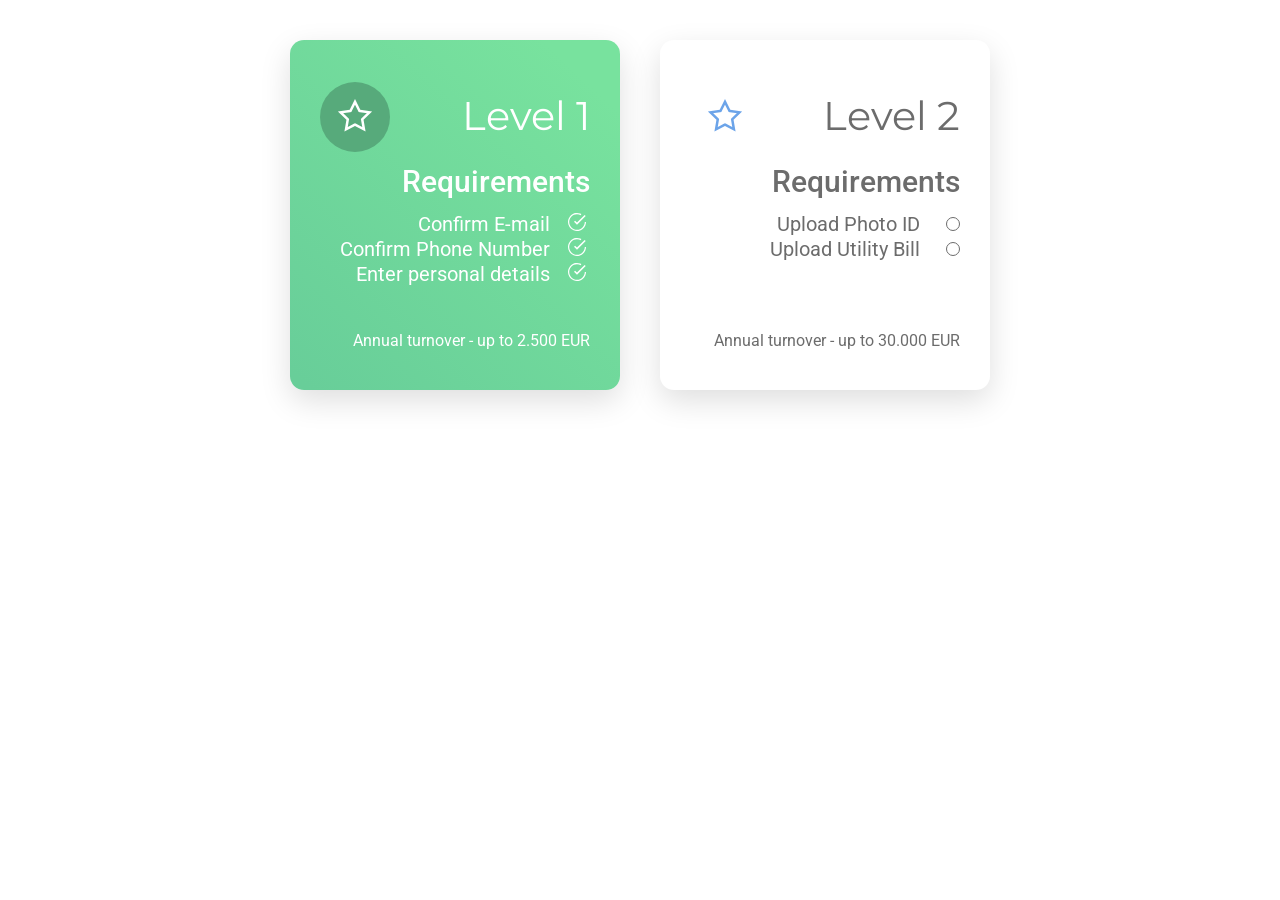
<file: cards/index.html>
<!DOCTYPE html>
<html lang="en">

<head>
    <meta charset="UTF-8">
    <meta http-equiv="X-UA-Compatible" content="IE=edge">
    <meta name="viewport" content="width=device-width, initial-scale=1.0">
    <title>Document</title>
    <link rel="stylesheet" href="main.css">
</head>

<body>
    <div class="container">
        <div class="cards">
            <div class="card card-checked">
                <div class="card__top">
                    <div class="card__level">
                        <div class="card__star"></div>
                        <div class="card__text">Level 1</div>
                    </div>
                    <div class="card__requirements">
                        <div class="req-title">Requirements</div>
                        <div class="req-list">
                            <div class="list-item">Confirm E-mail</div>
                            <div class="list-item">Confirm Phone Number</div>
                            <div class="list-item">Enter personal details</div>
                        </div>
                    </div>
                </div>
                <div class="card__turnover"> Annual turnover - up to 2.500 EUR </div>
            </div>
            <div class="card">
                <div class="card__top">
                    <div class="card__level">
                        <div class="card__star"></div>
                        <div class="card__text">Level 2</div>
                    </div>
                    <div class="card__requirements">
                        <div class="req-title">Requirements</div>
                        <div class="req-list">
                            <div class="list-item">Upload Photo ID</div>
                            <div class="list-item">Upload Utility Bill</div>
                        </div>
                    </div>
                </div>
                <div class="card__turnover"> Annual turnover - up to 30.000 EUR </div>
            </div>
        </div>
    </div>
</body>

</html>
</file>
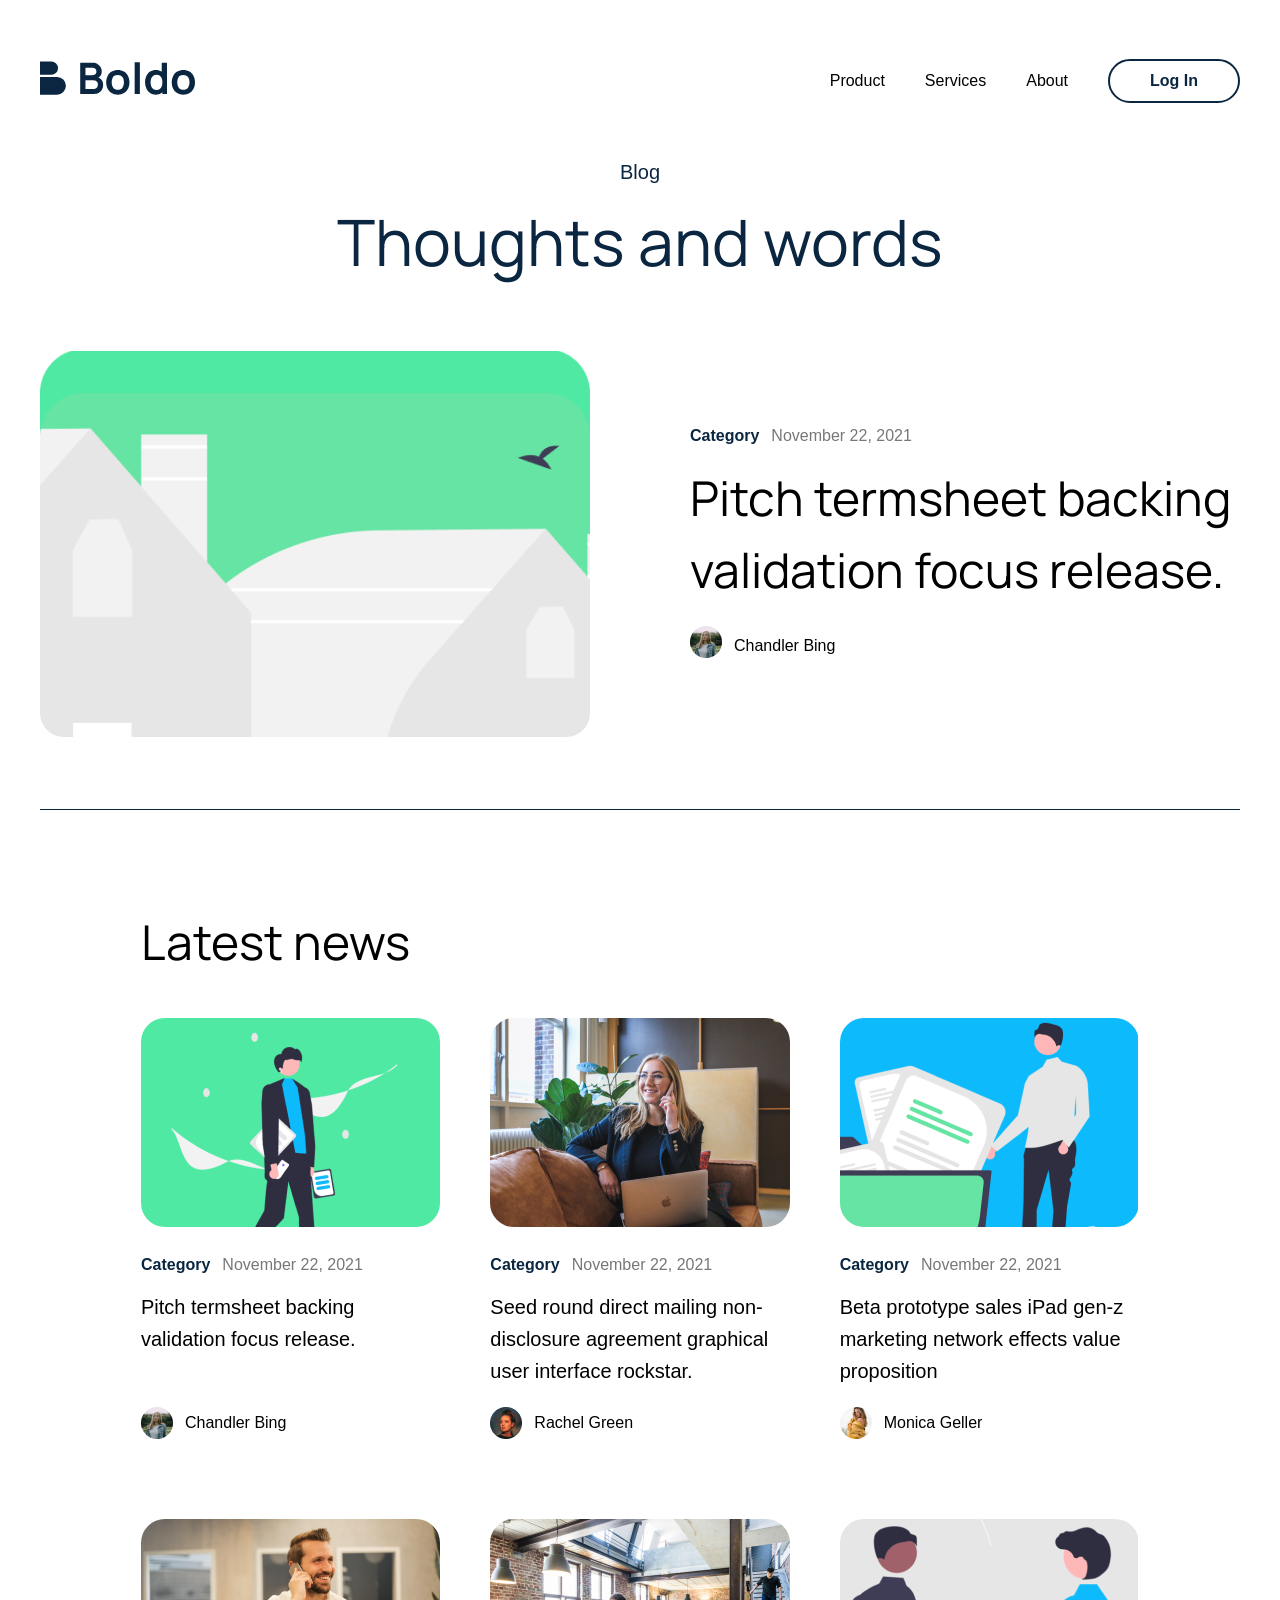
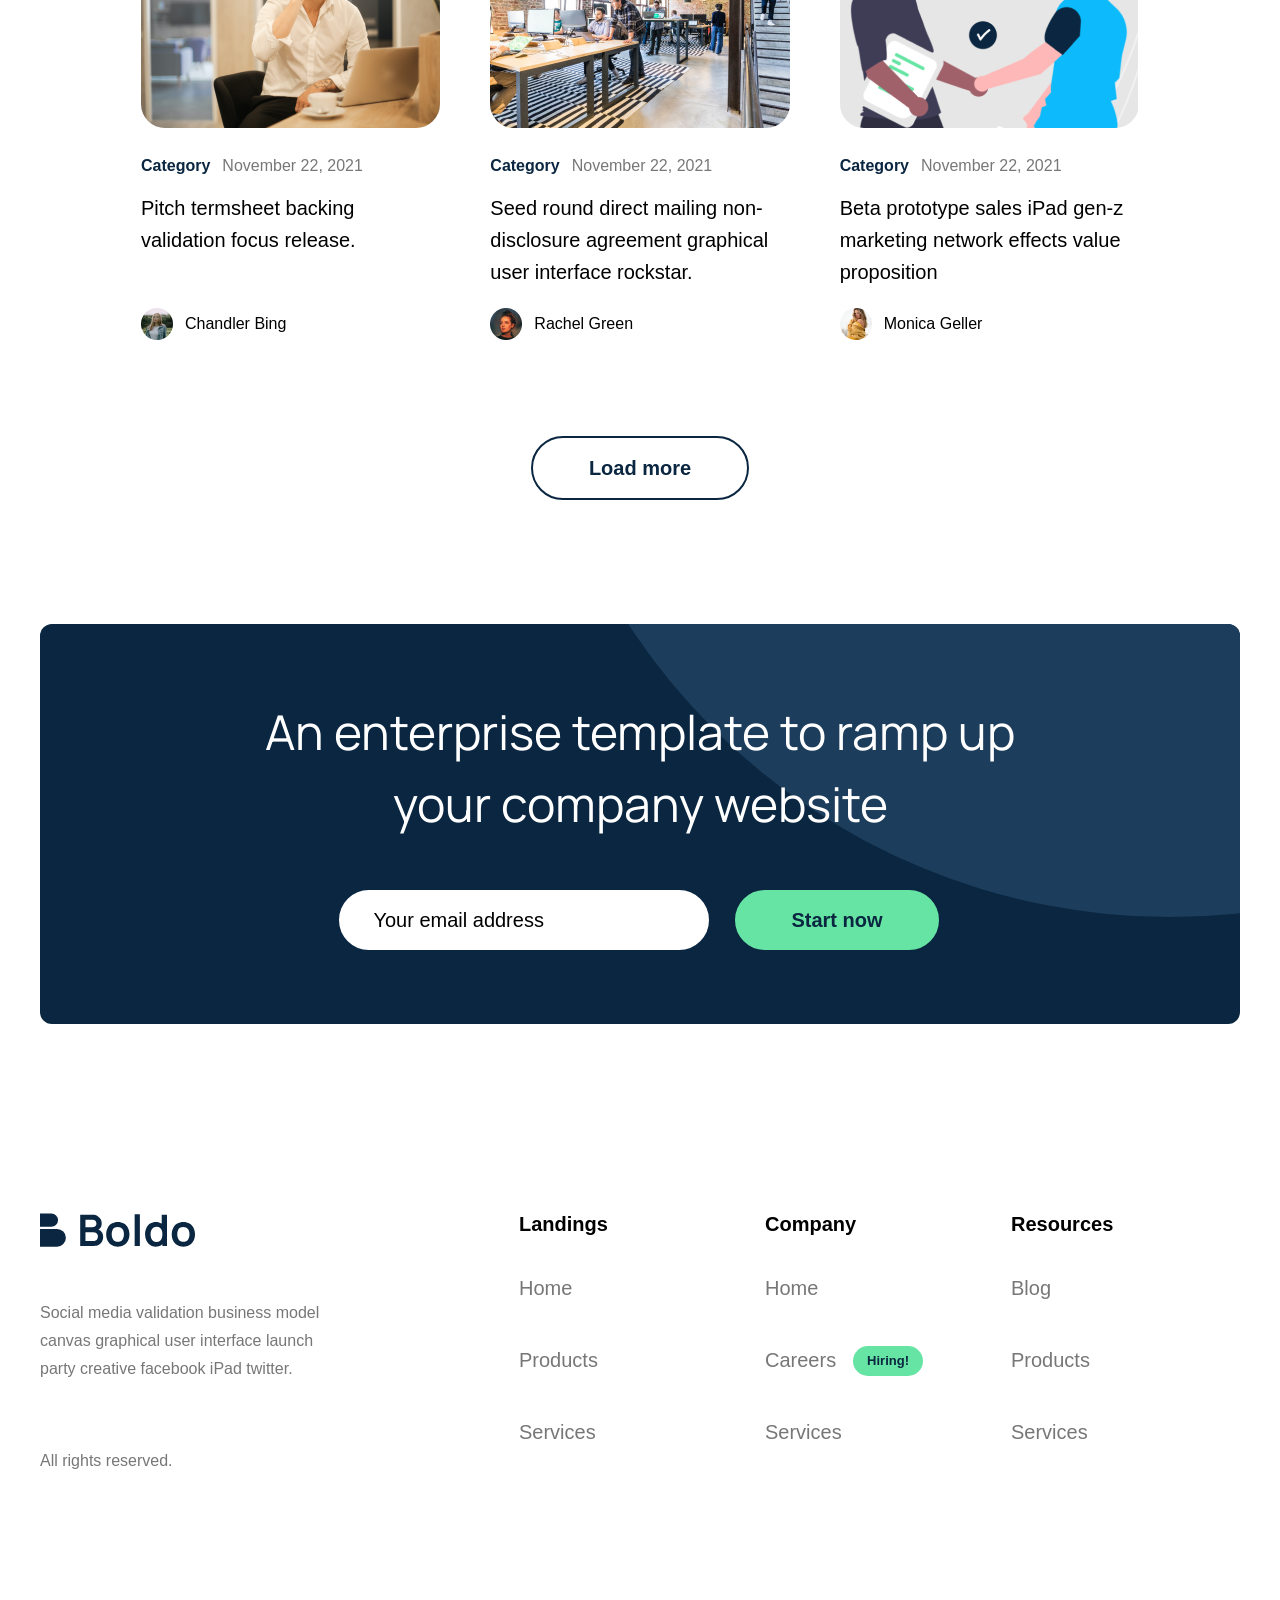
<file: boldo/public/index.html>
<!DOCTYPE html><html lang="en"><head><meta charset="UTF-8"><meta http-equiv="X-UA-Compatible" content="IE=edge"><meta name="viewport" content="width=device-width, initial-scale=1.0"><title>Scand Test Assignment</title><link rel="stylesheet" href="css/main.min.css"></head><body></body><div class="g-wrap"><div class="outer-bg"><header class="header"><div class="header__desktop"><div class="container"><div class="header__row"><div class="header__col"><div class="header__col-image"><picture><source srcset="img/logo.svg" type="image/webp"><img src="img/logo.svg" alt="Boldo"></picture></div></div><div class="header__col"><div class="header__col-links"><a href="#">Product</a><a href="#">Services</a><a href="#">About</a></div><div class="header__col-btn sm-btn">Log In</div><div class="header__col-burger"><img class="burger-btn" src="img/burger-menu.svg" alt="Burger"><div class="burger"><div class="burger__wrapper"><img class="burger-btn" src="img/burger-menu-close.svg" alt="Close burger menu"><div class="burger__links"><a href="#">Product</a><a href="#">Services</a><a href="#">About</a></div></div></div></div></div></div></div></div></header><div class="g-main" style="padding-top: 128px;"><div class="container"><div class="heading"><div class="heading__wrapper"><div class="heading__subtitle">Blog</div><div class="heading__title h2">Thoughts and words</div></div></div><div class="featured-article"><div class="featured-article__wrapper"><div class="featured-article__row"><div class="featured-article__col"><img src="img/banner.png" alt="Featued post"></div><div class="featured-article__col col"><div class="col__tag"><div class="tag">Category</div><div class="date">November 22, 2021</div></div><div class="col__text h3">Pitch termsheet backing validation focus release.</div><div class="col__author"><div class="image"><img src="img/chandler.png" alt="Author"></div><span>Chandler Bing</span></div></div></div></div></div><div class="news"><div class="news__wrapper"><div class="news__title h3">Latest news</div><div class="news__cards"><div class="news__card card"><div class="card__top"><div class="card__image"><img src="img/news-1.png" alt="News"></div><div class="card__text"><div class="card__row"><div class="card__category">Category</div><div class="card__date">November 22, 2021</div></div><div class="card__row"><div class="card__body">Pitch termsheet backing validation focus release.</div></div></div></div><div class="card__author"><img src="img/chandler.png" alt="Author"><span>Chandler Bing</span></div></div><div class="news__card card"><div class="card__top"><div class="card__image"><img src="img/news-2.png" alt="News"></div><div class="card__text"><div class="card__row"><div class="card__category">Category</div><div class="card__date">November 22, 2021</div></div><div class="card__row"><div class="card__body">Seed round direct mailing non-disclosure agreement graphical user interface rockstar.</div></div></div></div><div class="card__author"><img src="img/rachel.png" alt="Author"><span>Rachel Green</span></div></div><div class="news__card card"><div class="card__top"><div class="card__image"><img src="img/news-3.png" alt="News"></div><div class="card__text"><div class="card__row"><div class="card__category">Category</div><div class="card__date">November 22, 2021</div></div><div class="card__row"><div class="card__body">Beta prototype sales iPad gen-z marketing network effects value proposition</div></div></div></div><div class="card__author"><img src="img/monica.png" alt="Author"><span>Monica Geller</span></div></div><div class="news__card card"><div class="card__top"><div class="card__image"><img src="img/news-4.png" alt="News"></div><div class="card__text"><div class="card__row"><div class="card__category">Category</div><div class="card__date">November 22, 2021</div></div><div class="card__row"><div class="card__body">Pitch termsheet backing validation focus release.</div></div></div></div><div class="card__author"><img src="img/chandler.png" alt="Author"><span>Chandler Bing</span></div></div><div class="news__card card"><div class="card__top"><div class="card__image"><img src="img/news-5.png" alt="News"></div><div class="card__text"><div class="card__row"><div class="card__category">Category</div><div class="card__date">November 22, 2021</div></div><div class="card__row"><div class="card__body">Seed round direct mailing non-disclosure agreement graphical user interface rockstar.</div></div></div></div><div class="card__author"><img src="img/rachel.png" alt="Author"><span>Rachel Green</span></div></div><div class="news__card card"><div class="card__top"><div class="card__image"><img src="img/news-6.png" alt="News"></div><div class="card__text"><div class="card__row"><div class="card__category">Category</div><div class="card__date">November 22, 2021</div></div><div class="card__row"><div class="card__body">Beta prototype sales iPad gen-z marketing network effects value proposition</div></div></div></div><div class="card__author"><img src="img/monica.png" alt="Author"><span>Monica Geller</span></div></div></div><div class="news__cta l-btn">Load more</div></div></div><div class="banner-cta"><div class="banner-cta__wrapper"><div class="banner-cta__title h3">An enterprise template to ramp up your company website</div><div class="banner-cta__form form"><input type="email" placeholder="Your email address" required><button class="l-btn" type="submit">Start now</button></div></div></div></div><footer class="footer"><div class="footer__wrapper"><div class="container"><div class="footer__row"><div class="footer__col"><div class="footer__col-logo"><img src="img/logo.svg" alt="Boldo"></div><div class="footer__col-text">Social media validation business model canvas graphical user interface launch party creative facebook iPad twitter.</div><div class="footer__col-credentials">All rights reserved.</div></div><div class="footer__col"></div></div><div class="footer__row"><div class="footer__col"><div class="footer__col-title">Landings</div><div class="footer__col-links"><a href="#">Home</a><a href="#">Products</a><a href="#">Services</a></div></div><div class="footer__col"><div class="footer__col-title">Company</div><div class="footer__col-links"><a href="#">Home</a><a class="hiring-label" href="#">Careers</a><a href="#">Services</a></div></div><div class="footer__col"><div class="footer__col-title">Resources</div><div class="footer__col-links"><a href="#">Blog</a><a href="#">Products</a><a href="#">Services</a></div></div></div></div></div></footer></div></div></div><script src="js/main.js"> </script></html>
</file>
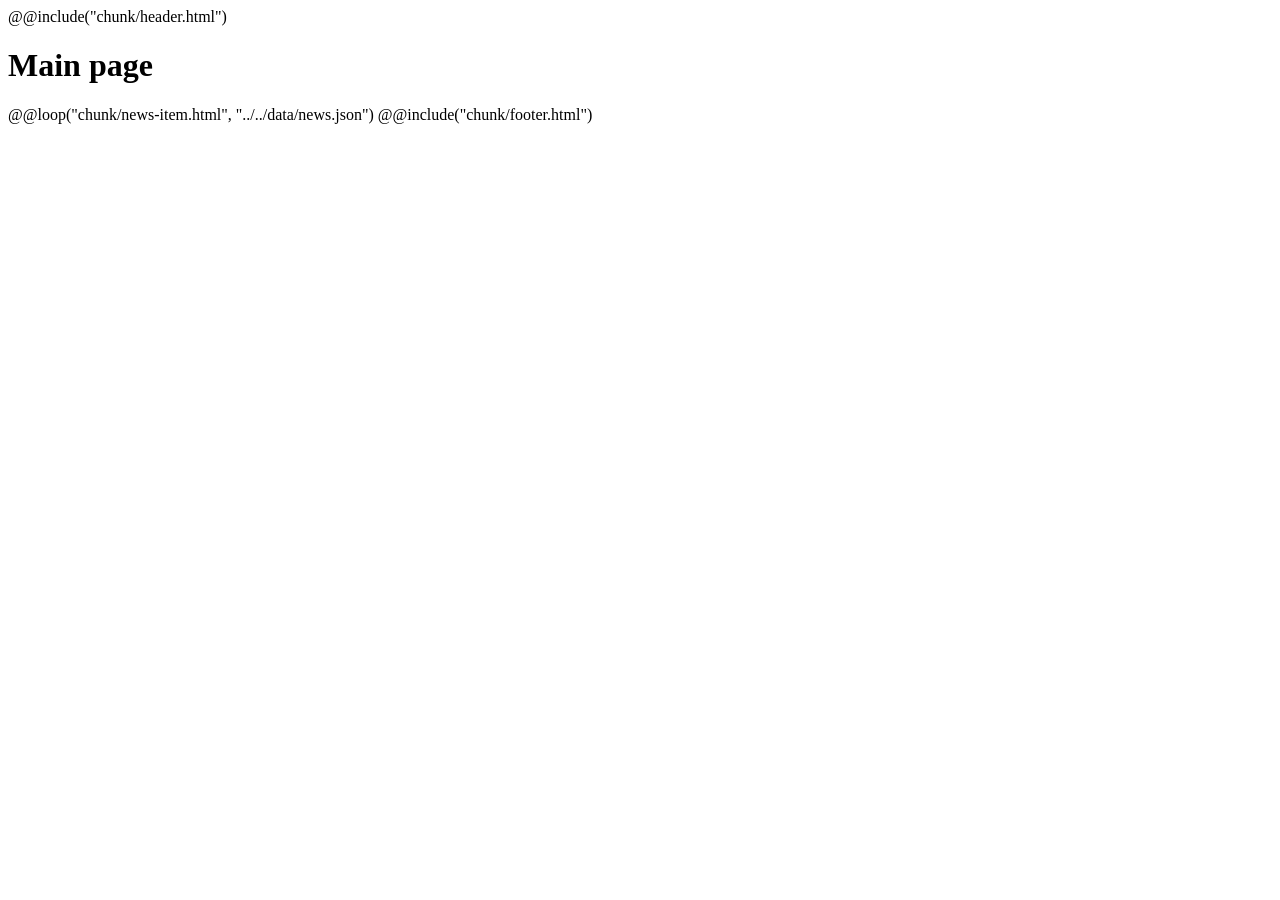
<file: boldo/src/html/index.html>
<!DOCTYPE html>
<html lang="en">

<head>
   <meta charset="UTF-8">
   <meta http-equiv="X-UA-Compatible" content="IE=edge">
   <meta name="viewport" content="width=device-width, initial-scale=1.0">
   <title>Document</title>
</head>

<body>
   @@include("chunk/header.html")

   <h1>Main page</h1>

   @@loop("chunk/news-item.html", "../../data/news.json")

   @@include("chunk/footer.html")
</body>

</html>
</file>
<file: cards/main.css>
@import url('https://fonts.googleapis.com/css2?family=Montserrat:wght@300&family=Roboto:wght@400;500&display=swap');

* {
    box-sizing: border-box;
    margin: 0;
    padding: 0;
}

body {
    font-family: 'Roboto', sans-serif;
    min-width: 400px;
}

.container {
    display: flex;
    align-items: center;
    justify-content: center;
}

.cards {
    margin-top: 40px;
    display: flex;
    flex-wrap: wrap;
    align-items: center;
    justify-content: center;
}

.card {
    width: 330px;
    height: 350px;
    background-color: #fff;
    border-radius: 14px;
    box-shadow: 0px 11px 31px rgba(0, 0, 0, 0.13);
    padding: 40px 30px;
    display: flex;
    flex-direction: column;
    justify-content: space-between;
    color: #6c6c6c;
}

.card-checked {
    background: linear-gradient(42.63deg, #68CE99 2.98%, #78E29E 89.03%);
    color: #fff;
}

.card__level {
    display: flex;
    justify-content: space-between;
    align-items: center;
    margin-bottom: 10px;
}

.card__star {
    width: 70px;
    height: 70px;
    position: relative;
    margin-top: 2px;
    border-radius: 50%;
}

.card__star::after {
    position: absolute;
    content: '';
    background: url(./star.svg);
    width: 36px;
    height: 36px;
    top: 50%;
    left: 50%;
    transform: translate(-50%, -50%);
    background-repeat: no-repeat;
}

.card__text {
    font-family: 'Montserrat', sans-serif;
    font-size: 40px;
    line-height: 40px;
}

.card__requirements {
    text-align: right;
}

.card__requirements .req-title {
    font-weight: 500;
    font-size: 30px;
    line-height: 40px;
    margin-bottom: 10px;
}

.card__requirements .req-list {
    font-size: 20px;
}

.card__requirements .list-item {
    margin-bottom: 1px;
    padding-right: 40px;
    position: relative;
}

.card__requirements .list-item:after {
    position: absolute;
    content: '';
    width: 12px;
    height: 12px;
    border-radius: 50%;
    border: 1.5px solid #6c6c6c;
    top: 50%;
    right: 0;
    transform: translateY(-50%);
}

.card__turnover {
    text-align: right;
}

.card-checked .card__star {
    background: #57AA7B;
}

.card-checked .card__star::after {
    position: absolute;
    content: '';
    background: url(./star-white.svg);
    width: 36px;
    height: 36px;
    top: 50%;
    left: 50%;
    transform: translate(-50%, -50%);
    background-repeat: no-repeat;
}

.card-checked .list-item:after {
    background: url(./check.svg);
    width: 22px;
    height: 22px;
    border-radius: unset;
    border: none;
    background-repeat: no-repeat;
}

.card:nth-of-type(1) {
    margin-right: 40px;
}

@media (max-width: 740px) {
    .card {
        margin: 10px 20px !important;
    }
}
</file>
<file: boldo/public/css/main.min.css>
@import url(https://fonts.googleapis.com/css2?family=Manrope&display=swap);@import url(`https://fonts.googleapis.com/css2?family=Open+Sans:wght@400;

600;700&display=swap`);*{margin:0;padding:0;-webkit-box-sizing:border-box;box-sizing:border-box}html{font-size:10px;line-height:1.15}body{font:1.6rem/1.5 "Open Sans",sans-serif;overflow-x:hidden}.container{width:100%;padding:0 20px;margin:0 auto}a{text-decoration:none;color:unset}.g-wrap{min-width:400px;margin:0 auto}.outer-bg{display:-webkit-box;display:-ms-flexbox;display:flex;-webkit-box-orient:vertical;-webkit-box-direction:normal;-ms-flex-direction:column;flex-direction:column;max-width:1920px;margin:0 auto}.sm-btn{font-weight:700;font-size:1.6rem;line-height:2.4rem;padding:8px 40px;border:2px solid #0a2640;border-radius:24px;width:-webkit-fit-content;width:-moz-fit-content;width:fit-content}.h2,.l-btn,.sm-btn{color:#0a2640}.l-btn{font-weight:700;font-size:2rem;line-height:2.8rem;padding:16px 56px;border:2px solid #0a2640;border-radius:56px;width:-webkit-fit-content;width:-moz-fit-content;width:fit-content}.h2{font:400 6.4rem/8.4rem "Manrope",sans-serif;text-align:center}.h3{font:400 4.8rem/7.2rem "Manrope",sans-serif;color:#000}.show{opacity:1!important;visibility:visible!important;display:block!important}.banner-cta,.overflow-hidden{overflow:hidden}.banner-cta{margin-bottom:84px;background:#0a2640;border-radius:12px}.banner-cta__wrapper{position:relative;padding:72px;margin:0 auto;text-align:center}.banner-cta__wrapper:before{position:absolute;content:"";top:-250%;right:-48%;width:1293px;height:1293px;background:#1c3d5b;border-radius:50%}.banner-cta__title{max-width:830px;color:#fff;margin-bottom:48px;margin-left:auto;margin-right:auto}.banner-cta__form,.banner-cta__title{position:relative;z-index:99}.banner-cta__form input[type=email]{font-size:2rem;line-height:3.2rem;outline:0;padding:12px 32px;background:#fff;border:2px solid #fff;border-radius:240px;width:370px;margin-right:24px}.banner-cta__form input[type=email]::-webkit-input-placeholder{color:#000}.banner-cta__form input[type=email]::-moz-placeholder{color:#000}.banner-cta__form input[type=email]:-ms-input-placeholder{color:#000}.banner-cta__form input[type=email]::-ms-input-placeholder{color:#000}.banner-cta__form input[type=email]::placeholder{color:#000}.banner-cta__form button[type=submit]{color:#0a2640;background:#65e4a3}.featured-article{margin-bottom:96px}.featured-article__wrapper{padding-bottom:72px;border-bottom:1px solid #0a2640}.featured-article__row{display:-webkit-box;display:-ms-flexbox;display:flex;-webkit-box-pack:justify;-ms-flex-pack:justify;justify-content:space-between;-webkit-box-align:center;-ms-flex-align:center;align-items:center}.featured-article__col{width:calc((100% - 100px)/2)}.featured-article__col:nth-of-type(1){display:-webkit-box;display:-ms-flexbox;display:flex;-webkit-box-align:end;-ms-flex-align:end;align-items:flex-end;-webkit-box-pack:center;-ms-flex-pack:center;justify-content:center;overflow:hidden;border-radius:24px;height:386px}.featured-article__col:nth-of-type(1) picture,.featured-article__col:nth-of-type(1) picture img{height:100%}.featured-article__col .col__tag{display:-webkit-box;display:-ms-flexbox;display:flex;-webkit-box-align:center;-ms-flex-align:center;align-items:center}.featured-article__col .col__tag .tag{font-weight:700;font-size:1.6rem;line-height:2.8rem;color:#0a2640;margin-right:12px}.featured-article__col .col__tag .date{font-size:1.6rem;line-height:2.8rem;color:#777}.featured-article__col .col__text{margin-top:12px;margin-bottom:20px}.featured-article__col .col__author{display:-webkit-box;display:-ms-flexbox;display:flex;-webkit-box-align:center;-ms-flex-align:center;align-items:center;font-size:1.6rem;line-height:2.8rem}.featured-article__col .col__author img{margin-right:12px}.footer__wrapper{padding:100px 0 117px}.footer__wrapper .container{display:-webkit-box;display:-ms-flexbox;display:flex;-webkit-box-align:start;-ms-flex-align:start;align-items:flex-start}.footer__row:nth-of-type(1) .footer__col{width:300px;font-size:1.6rem;line-height:2.8rem;color:#777;margin-right:179px}.footer__col-text{margin-top:40px;margin-bottom:64px}.footer__row:nth-of-type(2){display:-webkit-box;display:-ms-flexbox;display:flex}.footer__row:nth-of-type(2) .footer__col{width:150px;margin-right:96px}.footer__col-title{font-weight:700;font-size:2rem;line-height:3.2rem;margin-bottom:32px}.footer__col-links a{display:block;margin-bottom:40px;font-size:2rem;line-height:3.2rem;color:#777;position:relative}.hiring-label:after{position:absolute;content:"Hiring!";top:2px;right:-8px;font-weight:700;font-size:1.3rem;line-height:2.8rem;color:#0a2640;background:#65e4a3;padding:1px 14px;border-radius:120px}.header{position:fixed;top:41px;left:0;width:100%;z-index:9999;background:#fff;padding:15px 0;-webkit-transition:all .25s ease-in-out;-o-transition:all .25s ease-in-out;transition:all .25s ease-in-out}.header-scroll{top:0!important;-webkit-box-shadow:0 36px 37px rgba(10,38,64,.02);box-shadow:0 36px 37px rgba(10,38,64,.02)}.header__row{display:-webkit-box;display:-ms-flexbox;display:flex;-webkit-box-align:center;-ms-flex-align:center;align-items:center;-webkit-box-pack:justify;-ms-flex-pack:justify;justify-content:space-between}.header__col:nth-of-type(2){display:-webkit-box;display:-ms-flexbox;display:flex;-webkit-box-align:center;-ms-flex-align:center;align-items:center}.header__col-links{font-weight:500;font-size:1.6rem;line-height:2.8rem}.burger__links a,.header__col-links a{display:inline-block;margin-left:40px}.header__col-btn{margin-left:40px}.header__col-burger{display:none;margin-left:20px}.header__col-burger .burger{position:fixed;top:0;right:0;width:50%;height:100%;-webkit-box-shadow:0 36px 37px rgba(10,38,64,.02);box-shadow:0 36px 37px rgba(10,38,64,.02);-webkit-transition:all .25s ease-in-out;-o-transition:all .25s ease-in-out;transition:all .25s ease-in-out;opacity:0;visibility:hidden}.header__col-burger .burger:before{position:fixed;content:"";top:0;right:0;bottom:0;left:0;background:rgba(0,0,0,.127)}.header__col-burger .burger__wrapper{position:relative;padding:50px;background:#fff;height:100%}.header__col-burger .burger__links{display:-webkit-box;display:-ms-flexbox;display:flex;-webkit-box-orient:vertical;-webkit-box-direction:normal;-ms-flex-direction:column;flex-direction:column;-webkit-box-align:center;-ms-flex-align:center;align-items:center;font-weight:600;font-size:2.6rem;line-height:3.2rem;color:#0a2640;margin-top:40px}.header__col-burger .burger__links a{margin-bottom:20px;margin-left:0}.header__col-burger picture,.news__card .card__image{-webkit-box-pack:center;-ms-flex-pack:center;justify-content:center}.header__col-burger picture{display:-webkit-box;display:-ms-flexbox;display:flex;-webkit-box-align:center;-ms-flex-align:center;align-items:center}.heading{margin-bottom:40px}.heading__wrapper{padding:27.5px 0}.heading__subtitle{font-size:2rem;line-height:3.2rem;text-align:center;color:#0a2640;margin-bottom:12px}.news__wrapper{padding-bottom:124px;max-width:998px;margin:0 auto}.news__title{margin-bottom:40px}.news__card,.news__cards{display:-webkit-box;display:-ms-flexbox;display:flex;-webkit-box-pack:justify;-ms-flex-pack:justify;justify-content:space-between}.news__cards{-ms-flex-wrap:wrap;flex-wrap:wrap;margin-bottom:16px}.news__card{width:calc((100% - 100px)/3);-webkit-box-orient:vertical;-webkit-box-direction:normal;-ms-flex-direction:column;flex-direction:column;margin-bottom:80px}.news__card .card__image{height:209px;border-radius:24px;overflow:hidden;margin-bottom:24px}.news__card .card__image img,.news__card .card__image picture{height:100%}.news__card .card__image,.news__card .card__row{display:-webkit-box;display:-ms-flexbox;display:flex;-webkit-box-align:center;-ms-flex-align:center;align-items:center}.news__card .card__row:nth-of-type(1){margin-bottom:12px}.news__card .card__category{font-weight:700;font-size:1.6rem;line-height:2.8rem;color:#0a2640;margin-right:12px}.news__card .card__date{font-size:1.6rem;line-height:2.8rem;color:#777}.news__card .card__body{font-size:2rem;line-height:3.2rem;margin-bottom:20px}.news__card .card__author{display:-webkit-box;display:-ms-flexbox;display:flex;-webkit-box-align:center;-ms-flex-align:center;align-items:center}.news__card .card__author span{font-size:1.6rem;line-height:2.8rem;margin-left:12px}.news__cta{margin:0 auto}@media (min-width:576px){.container{max-width:540px}}@media (min-width:768px){.container{max-width:720px}}@media (min-width:992px){.container{max-width:960px}}@media (min-width:1220px){.container{max-width:1240px}}@media (max-width:1219px){.banner-cta__wrapper:before{right:-68%}.featured-article__col{width:calc((100% - 50px)/2)}.footer__row:nth-of-type(1) .footer__col{margin-right:80px}.footer__row:nth-of-type(2) .footer__col{width:140px;margin-right:40px}}@media (max-width:991px){.h3{font-size:3.8rem;line-height:5.8rem}.banner-cta__wrapper:before{right:-86%;top:-300%}.banner-cta__wrapper{padding:50px}.banner-cta__title{font-size:3rem;line-height:3.8rem}.banner-cta__form input[type=email]{display:block;margin-left:auto;margin-right:auto;margin-bottom:15px}.featured-article__row{-webkit-box-orient:vertical;-webkit-box-direction:normal;-ms-flex-direction:column;flex-direction:column}.featured-article__col{width:100%}.featured-article__col:nth-of-type(1){margin-bottom:40px}.featured-article__col:nth-of-type(1) picture,.footer__row:nth-of-type(1) .footer__col{width:100%}.featured-article__col:nth-of-type(1) picture img{width:100%;height:auto}.footer__wrapper .container{-webkit-box-orient:vertical;-webkit-box-direction:reverse;-ms-flex-direction:column-reverse;flex-direction:column-reverse}.footer__row:nth-of-type(2) .footer__col{width:150px;margin-right:60px}.footer__row:nth-of-type(2){width:100%;margin-bottom:40px}.heading__subtitle,.heading__title{text-align:left}.news__card .card__image{height:150px}.news__card .card__row:nth-of-type(1){-webkit-box-orient:vertical;-webkit-box-direction:normal;-ms-flex-direction:column;flex-direction:column;-webkit-box-align:start;-ms-flex-align:start;align-items:flex-start}.news__card{width:calc((100% - 60px)/3);margin-bottom:60px}}@media (max-width:767px){.h2{font-size:5rem;line-height:6rem}.banner-cta{margin-bottom:60px}.featured-article{margin-bottom:70px}.featured-article__wrapper{padding-bottom:50px}.featured-article__col:nth-of-type(1){height:300px}.footer__wrapper{padding:90px 0}.footer__row:nth-of-type(2) .footer__col{width:calc((100% - 40px)/3);margin-right:0}.footer__row:nth-of-type(2){display:-webkit-box;display:-ms-flexbox;display:flex;-webkit-box-pack:justify;-ms-flex-pack:justify;justify-content:space-between;-ms-flex-wrap:wrap;flex-wrap:wrap}.footer__col-links a{margin-bottom:25px}.header__col-image img{height:25px}.header__col-links{display:none}.header__col-burger{display:block}.news__wrapper{padding-bottom:100px}.news__card{width:calc((100% - 50px)/2)}}@media (max-width:575px){.h2{font-size:4.5rem;line-height:5.5rem}.h3{font-size:2.8rem;line-height:3.6rem}.banner-cta{margin-bottom:40px}.banner-cta__form input[type=email]{width:100%}.featured-article{margin-bottom:50px}.featured-article__wrapper{padding-bottom:30px}.featured-article__col:nth-of-type(1){width:100%;height:auto}.footer__wrapper{padding:60px 0}.footer__col-text{margin-bottom:30px}.footer__row:nth-of-type(2) .footer__col{width:calc((100% - 40px)/2)}.footer__col:nth-of-type(2){margin-bottom:30px}.footer__col-links a,.heading{margin-bottom:15px}.hiring-label:after{right:unset;left:90px}.news__wrapper{padding-bottom:80px}.news__card .card__image,.news__card .card__image img,.news__card .card__image picture{width:100%;height:auto}.news__card{width:100%}.news__card:last-of-type{margin-bottom:30px}}
</file>
